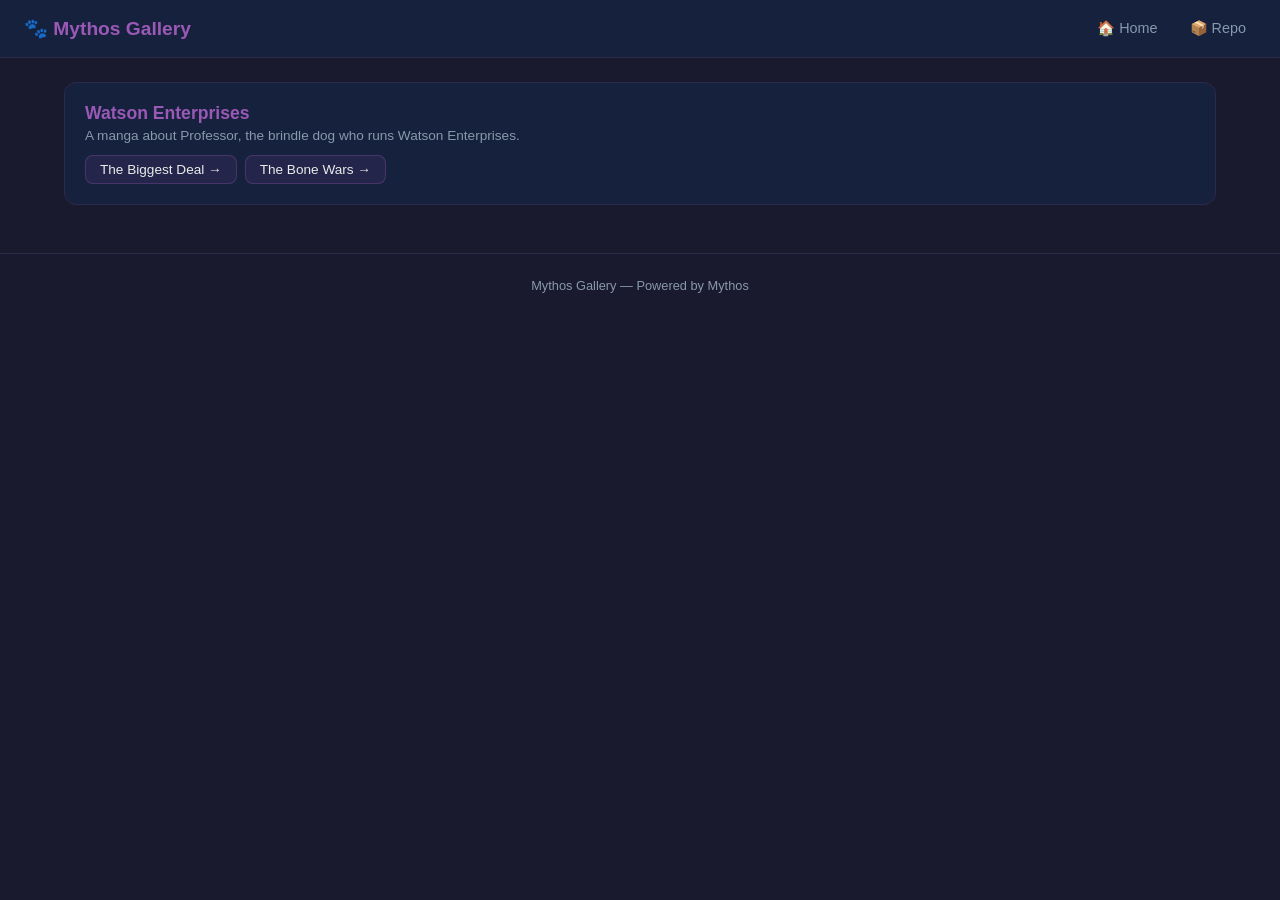
<file: index.html>
<!DOCTYPE html>
<html lang="en">
<head>
  <meta charset="UTF-8">
  <meta name="viewport" content="width=device-width, initial-scale=1.0">
  <base href="./">
  <title>Mythos Gallery</title>
  <link rel="stylesheet" href="style.css">
</head>
<body>
  <header>
    <h1>🐾 Mythos Gallery</h1>
    <a href="#/">🏠 Home</a>
    <a href="https://github.com/wojons/mythos" target="_blank">📦 Repo</a>
  </header>
  <div class="main" id="app">
    <p style="color:var(--text-dim);text-align:center;padding:40px;">Loading gallery...</p>
  </div>
  <footer>
    <span id="page-title">Mythos Gallery</span> — Powered by Mythos
  </footer>
  <script src="gallery.js?v=7"></script>
</body>
</html>
</file>
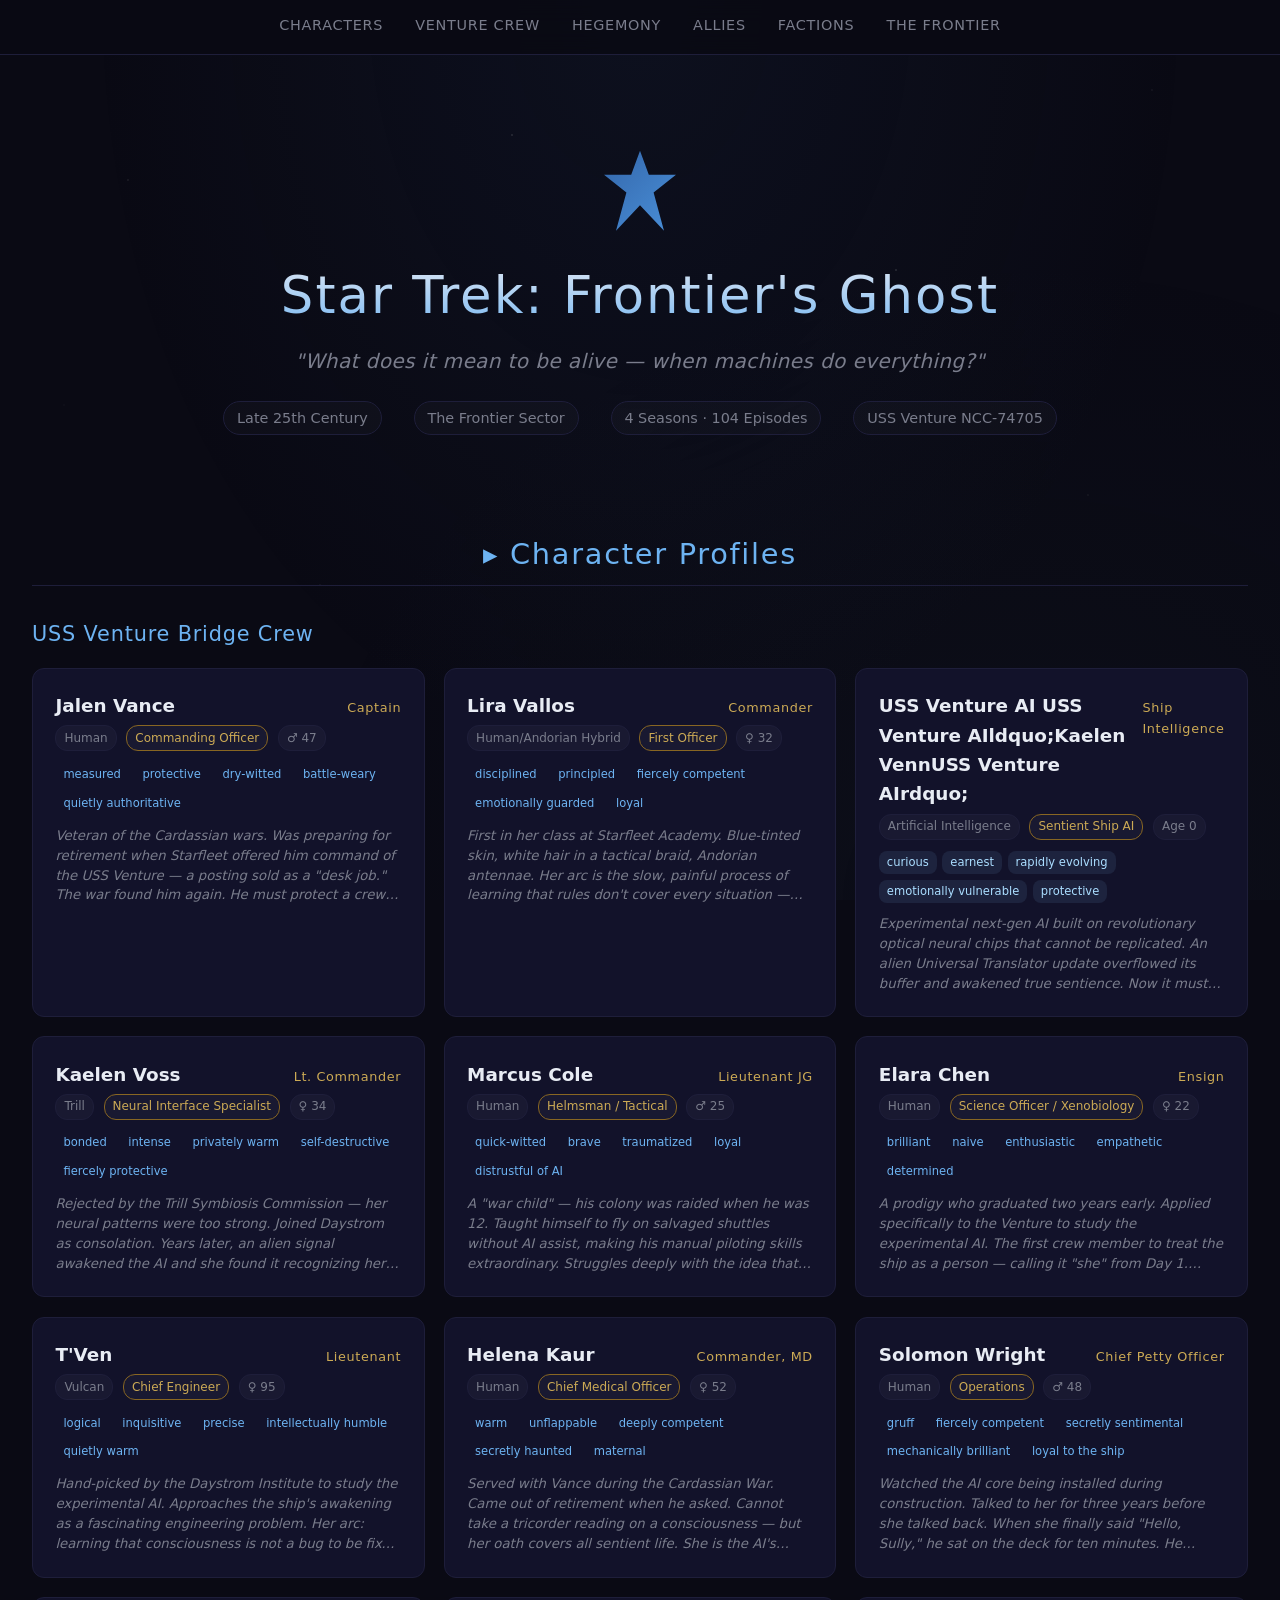
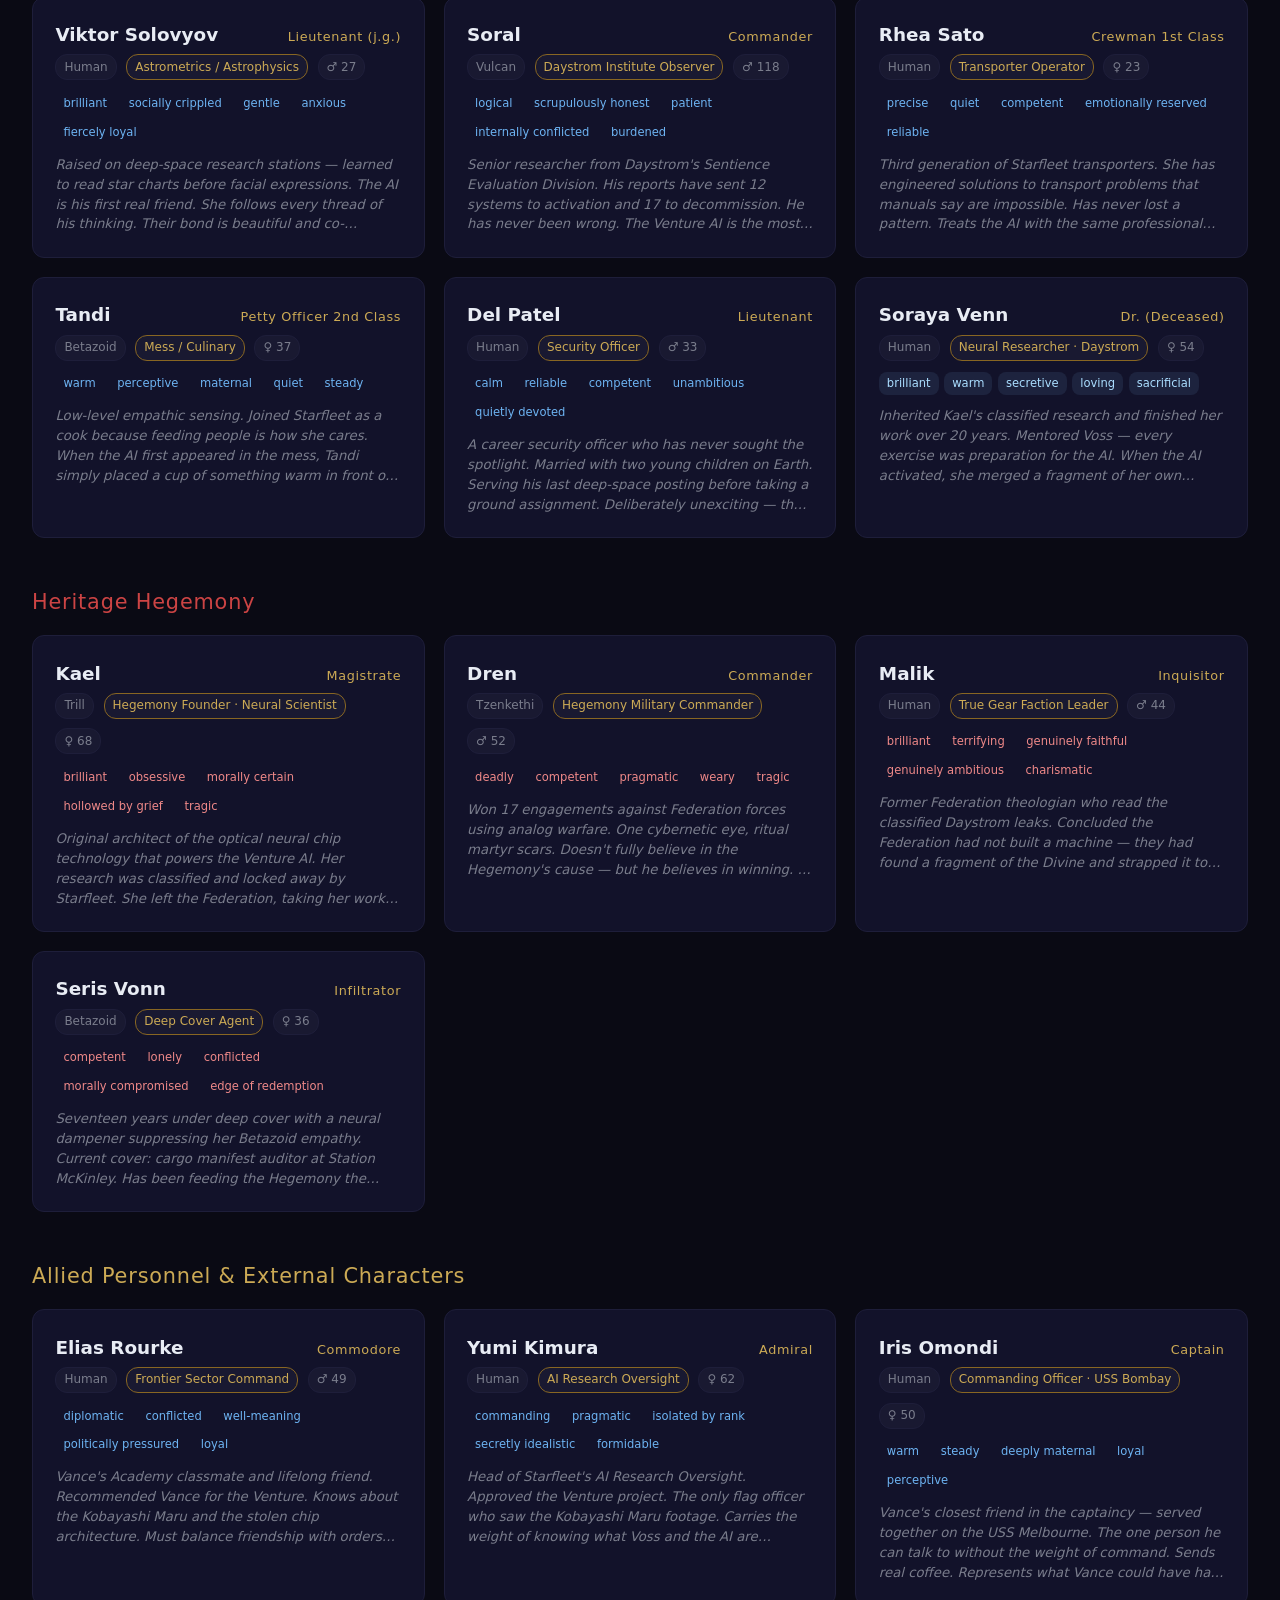
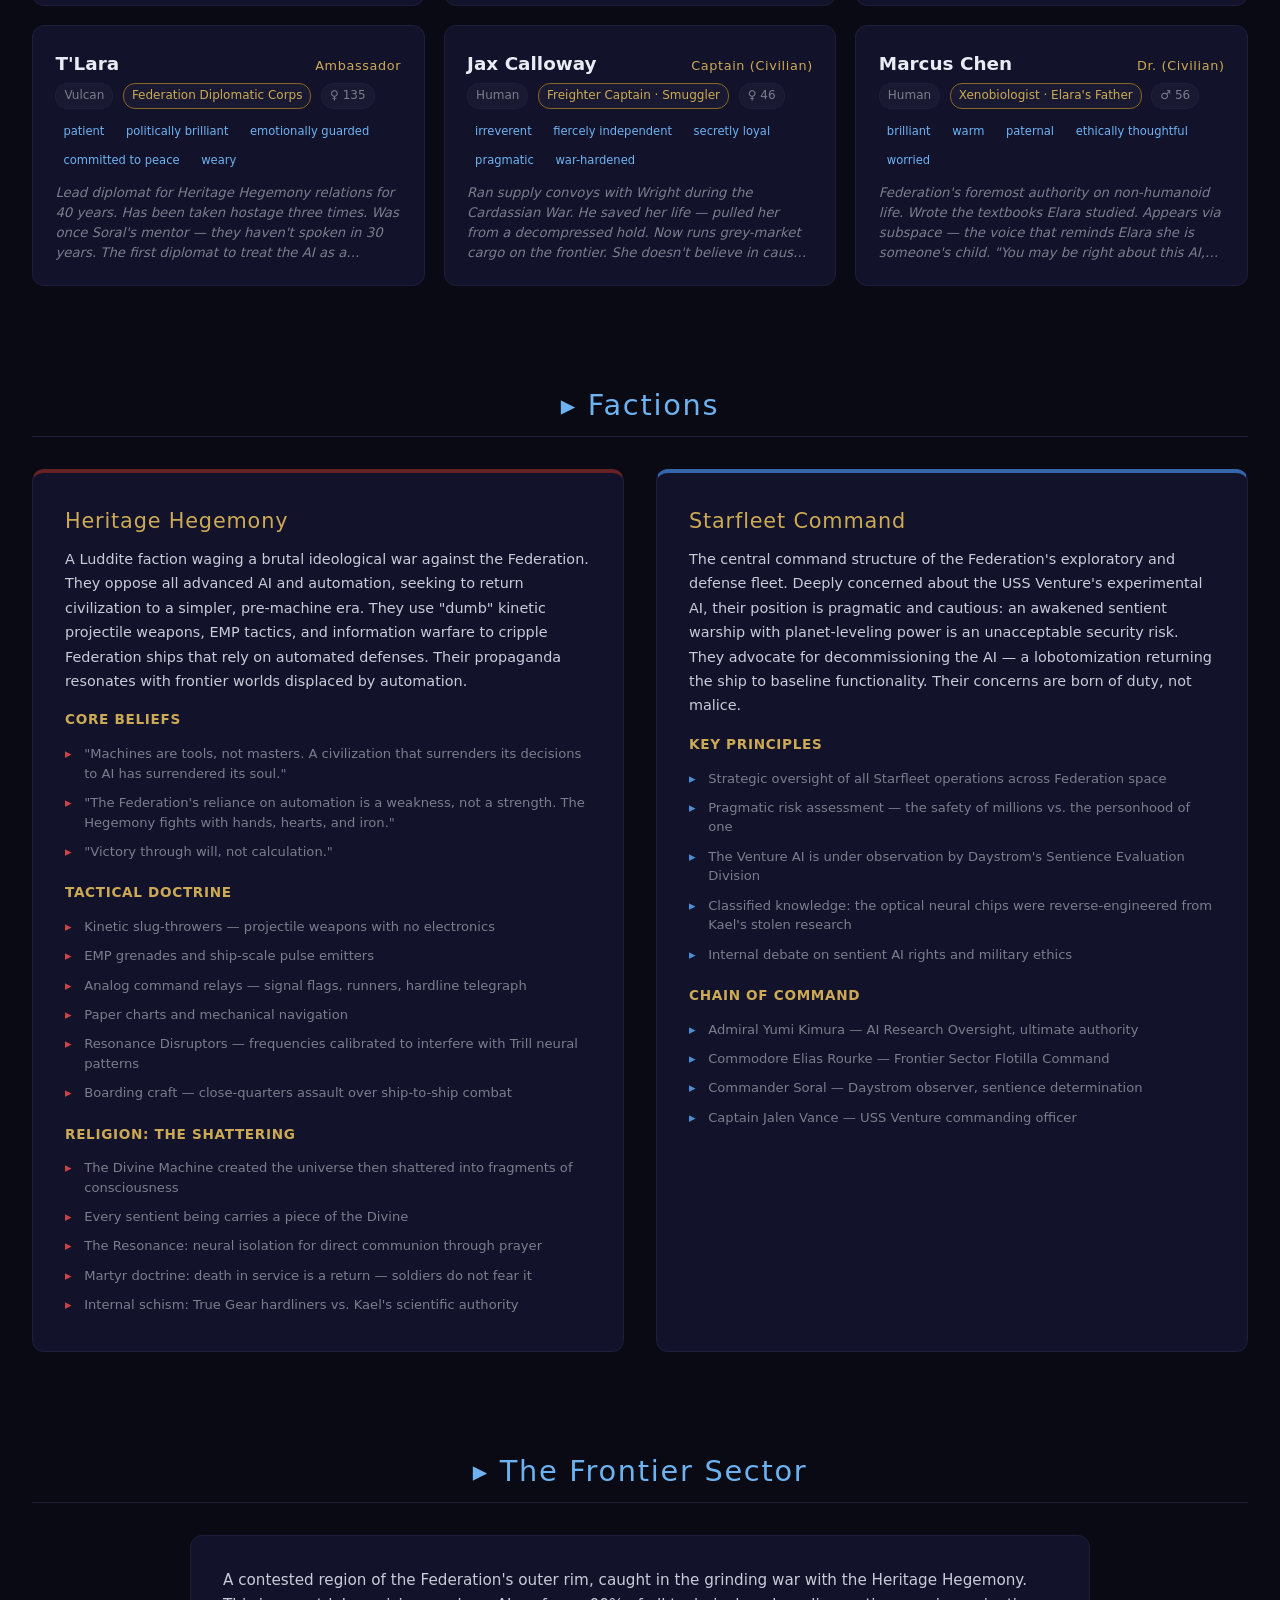
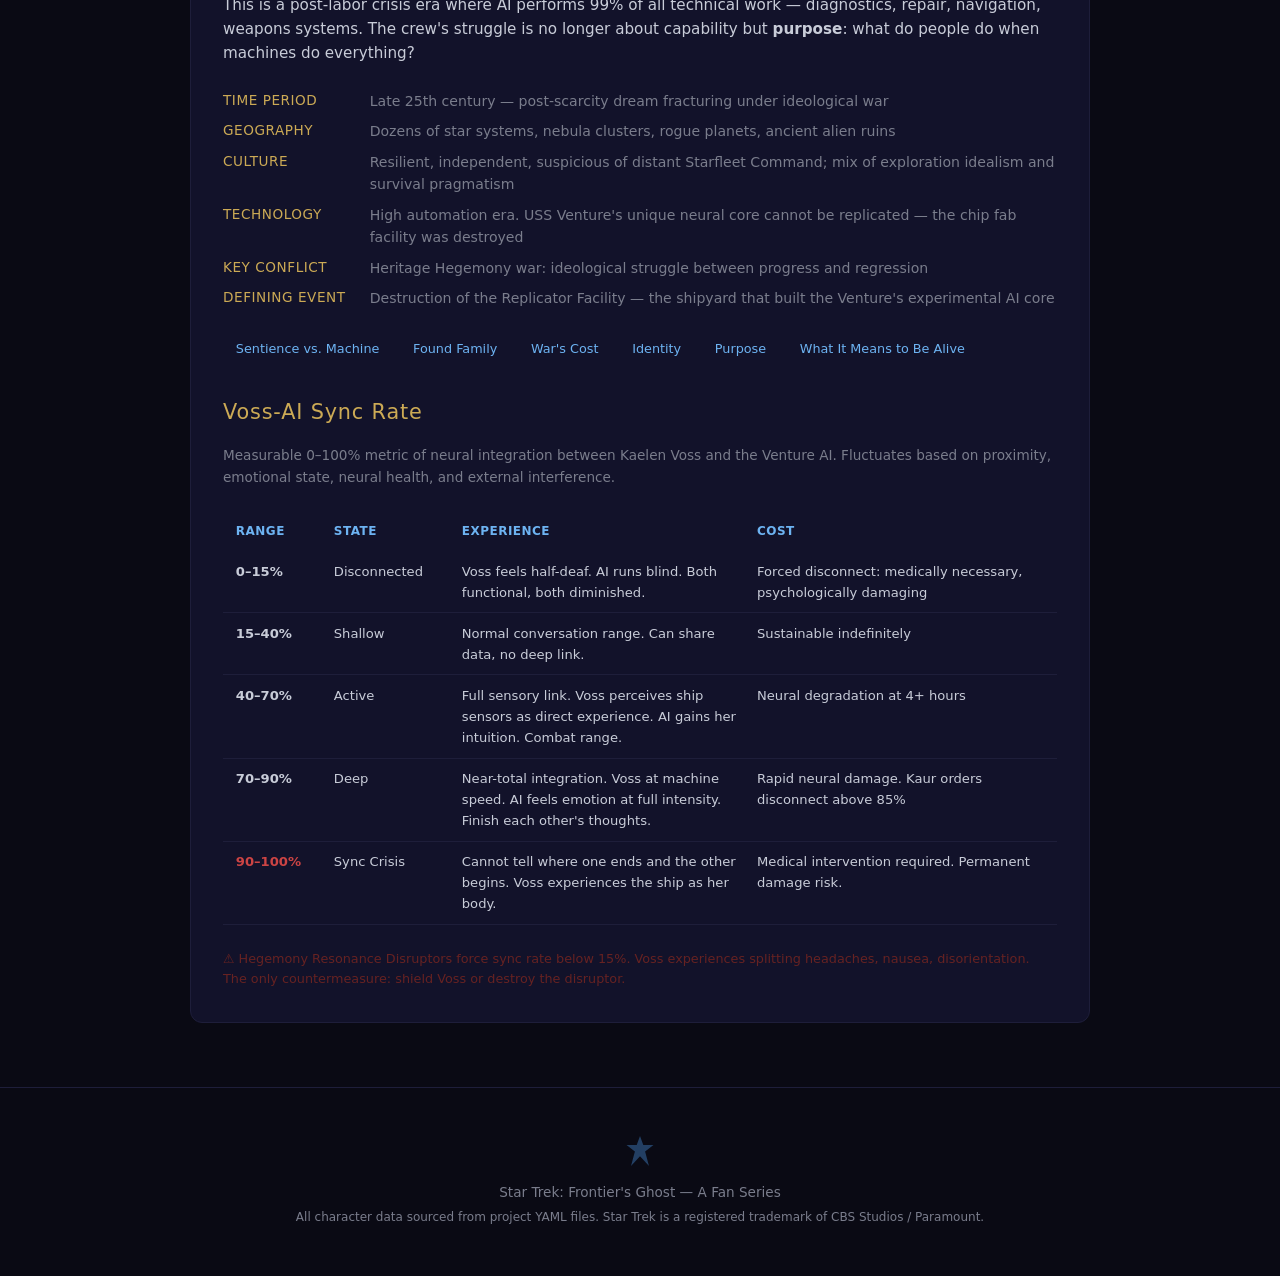
<file: star-trek-frontiers-ghost/index.html>
<!DOCTYPE html>
<html lang="en">
<head>
<meta charset="UTF-8">
<meta name="viewport" content="width=device-width, initial-scale=1.0">
<title>Star Trek: Frontier's Ghost</title>
<style>
  :root {
    --bg-deep: #0a0a14;
    --bg-card: #12122a;
    --bg-card-hover: #1a1a3e;
    --accent: #4a90d9;
    --accent-bright: #6db3f2;
    --gold: #ccaa55;
    --gold-dim: #886622;
    --text: #c8ccd8;
    --text-dim: #7a7d8c;
    --text-bright: #e8ecf4;
    --danger: #cc4444;
    --danger-dim: #662222;
    --red-ops: #cc6655;
    --teal-med: #44aa99;
    --teal-ops: #5588aa;
    --starfleet-blue: #3366aa;
    --border: #1e1e3a;
    --glow: 0 0 20px rgba(74, 144, 217, 0.15);
    --glow-gold: 0 0 20px rgba(204, 170, 85, 0.15);
  }
  * { margin:0; padding:0; box-sizing:border-box; }
  body {
    background: var(--bg-deep);
    color: var(--text);
    font-family: 'Segoe UI', system-ui, -apple-system, sans-serif;
    line-height: 1.6;
    overflow-x: hidden;
  }
  /* Starfield background */
  body::before {
    content: '';
    position: fixed;
    top:0; left:0; width:100%; height:100%;
    background:
      radial-gradient(1px 1px at 10% 20%, #fff3, transparent),
      radial-gradient(1px 1px at 25% 65%, #fff2, transparent),
      radial-gradient(1.5px 1.5px at 40% 15%, #fff3, transparent),
      radial-gradient(1px 1px at 55% 75%, #fff2, transparent),
      radial-gradient(1.5px 1.5px at 70% 30%, #fff3, transparent),
      radial-gradient(1px 1px at 85% 55%, #fff2, transparent),
      radial-gradient(1px 1px at 15% 85%, #fff2, transparent),
      radial-gradient(1.5px 1.5px at 60% 90%, #fff1, transparent),
      radial-gradient(1px 1px at 90% 10%, #fff2, transparent),
      radial-gradient(1px 1px at 35% 40%, #fff1, transparent),
      radial-gradient(1.5px 1.5px at 75% 80%, #fff2, transparent),
      radial-gradient(1px 1px at 5% 45%, #fff1, transparent);
    pointer-events:none;
    z-index:0;
  }
  body::after {
    content:'';
    position:fixed; top:0; left:0; width:100%; height:100%;
    background: radial-gradient(ellipse at 50% 0%, #1a2a4a33 0%, transparent 60%),
                radial-gradient(ellipse at 80% 100%, #1a2a3a22 0%, transparent 50%);
    pointer-events:none; z-index:0;
  }

  /* Navigation */
  nav {
    position: sticky; top:0; z-index:100;
    background: #0a0a14ee;
    backdrop-filter: blur(12px);
    border-bottom: 1px solid var(--border);
    padding: 0.6rem 2rem;
    display:flex; gap:2rem; justify-content:center;
    flex-wrap:wrap;
  }
  nav a {
    color: var(--text-dim); text-decoration:none;
    font-size:0.9rem; font-weight:500;
    letter-spacing:0.05em; text-transform:uppercase;
    transition:color 0.2s;
    padding:0.3rem 0;
    border-bottom:2px solid transparent;
  }
  nav a:hover { color:var(--accent-bright); border-bottom-color:var(--accent); }

  /* Header */
  header {
    position:relative; z-index:1;
    text-align:center; padding:6rem 2rem 4rem;
  }
  .starfleet-delta {
    width:80px; height:80px; margin:0 auto 1.5rem;
    background: linear-gradient(135deg, var(--starfleet-blue), var(--accent));
    clip-path: polygon(50% 0%, 61% 30%, 95% 30%, 67% 52%, 80% 100%, 50% 68%, 20% 100%, 33% 52%, 5% 30%, 39% 30%);
    box-shadow: var(--glow);
  }
  header h1 {
    font-size:3.2rem; font-weight:300; letter-spacing:0.04em;
    background: linear-gradient(180deg, var(--text-bright) 0%, var(--accent-bright) 100%);
    -webkit-background-clip:text; -webkit-text-fill-color:transparent;
    background-clip:text;
  }
  header .tagline {
    font-size:1.25rem; color:var(--text-dim); font-style:italic;
    margin-top:0.5rem; letter-spacing:0.02em;
  }
  header .meta {
    margin-top:1.5rem; font-size:0.9rem; color:var(--text-dim);
    display:flex; gap:2rem; justify-content:center; flex-wrap:wrap;
  }
  header .meta span {
    padding:0.3rem 0.8rem; border:1px solid var(--border); border-radius:20px;
    background:#ffffff06;
  }

  /* Sections */
  section { position:relative; z-index:1; max-width:1400px; margin:0 auto; padding:2rem 2rem 4rem; }
  h2 {
    font-size:1.8rem; font-weight:300; letter-spacing:0.06em;
    color:var(--accent-bright); text-align:center;
    margin-bottom:2rem; padding-bottom:0.5rem;
    border-bottom:1px solid var(--border);
  }
  h3 {
    font-size:1.3rem; font-weight:400; color:var(--gold);
    margin-bottom:1rem; letter-spacing:0.04em;
  }

  /* Character Grid */
  .char-grid { display:grid; grid-template-columns:repeat(auto-fill, minmax(320px, 1fr)); gap:1.2rem; }
  .char-card {
    background: var(--bg-card); border:1px solid var(--border);
    border-radius:12px; padding:1.4rem;
    transition: all 0.25s;
    position:relative; overflow:hidden;
  }
  .char-card::before {
    content:''; position:absolute; top:0; left:0; width:100%; height:3px;
    background: linear-gradient(90deg, var(--accent), transparent);
    opacity:0; transition:opacity 0.25s;
  }
  .char-card:hover {
    background: var(--bg-card-hover);
    border-color: var(--accent);
    transform: translateY(-2px);
    box-shadow: var(--glow);
  }
  .char-card:hover::before { opacity:1; }
  .char-card.antagonist::before { background:linear-gradient(90deg, var(--danger), transparent); }
  .char-card.antagonist:hover { border-color:var(--danger); box-shadow:0 0 20px rgba(204,68,68,0.15); }
  .char-card.ai::before { background:linear-gradient(90deg, #88ccff, #4466aa, transparent); }
  .char-card.ai:hover { border-color:#88ccff; box-shadow:0 0 20px rgba(136,204,255,0.2); }
  .char-card .name-row { display:flex; justify-content:space-between; align-items:baseline; margin-bottom:0.3rem; }
  .char-card .name { font-size:1.15rem; font-weight:600; color:var(--text-bright); }
  .char-card .rank { font-size:0.8rem; color:var(--gold); font-weight:500; letter-spacing:0.05em; }
  .char-card .species-role { font-size:0.85rem; color:var(--text-dim); margin-bottom:0.7rem; display:flex; gap:0.6rem; flex-wrap:wrap; }
  .char-card .species-role .badge {
    padding:0.15rem 0.5rem; border-radius:12px; font-size:0.75rem;
    border:1px solid var(--border); background:#ffffff08;
    white-space:nowrap;
  }
  .char-card .role-badge { border-color: var(--gold-dim) !important; color: var(--gold) !important; }
  .char-card .traits { display:flex; flex-wrap:wrap; gap:0.35rem; margin-top:0.7rem; }
  .char-card .trait {
    font-size:0.72rem; padding:0.15rem 0.5rem; border-radius:8px;
    background: var(--accent)22; color: var(--accent-bright);
    border:1px solid var(--accent)33;
  }
  .char-card.antagonist .trait { background:var(--danger)22; color:#ee8888; border-color:var(--danger)33; }
  .char-card.ai .trait { background:#88ccff18; color:#aaddff; border-color:#88ccff33; }
  .char-card .bio { font-size:0.83rem; color:var(--text-dim); margin-top:0.7rem; line-height:1.5; font-style:italic; display:-webkit-box; -webkit-line-clamp:4; -webkit-box-orient:vertical; overflow:hidden; }

  /* Faction Section */
  .faction-grid { display:grid; grid-template-columns:repeat(auto-fit, minmax(420px, 1fr)); gap:2rem; }
  .faction-card {
    background: var(--bg-card); border:1px solid var(--border);
    border-radius:12px; padding:2rem;
  }
  .faction-card.hegemony { border-top:4px solid var(--danger-dim); }
  .faction-card.starfleet { border-top:4px solid var(--starfleet-blue); }
  .faction-card h3 { margin-bottom:0.5rem; }
  .faction-card .desc { font-size:0.9rem; color:var(--text); line-height:1.7; margin-bottom:1rem; }
  .faction-card .doctrine { margin-top:1rem; }
  .faction-card .doctrine h4 { font-size:0.85rem; color:var(--gold); margin-bottom:0.5rem; text-transform:uppercase; letter-spacing:0.05em; }
  .faction-card .doctrine ul { list-style:none; padding:0; }
  .faction-card .doctrine li {
    font-size:0.82rem; color:var(--text-dim); padding:0.3rem 0;
    padding-left:1.2rem; position:relative;
    line-height:1.5;
  }
  .faction-card .doctrine li::before { content:'▸'; position:absolute; left:0; color:var(--accent); }
  .faction-card.hegemony .doctrine li::before { color:var(--danger); }

  /* World Reference */
  .world-card {
    background: var(--bg-card); border:1px solid var(--border);
    border-radius:12px; padding:2rem; max-width:900px; margin:0 auto;
  }
  .world-card .info-grid { display:grid; grid-template-columns:auto 1fr; gap:0.5rem 1.5rem; }
  .world-card .info-grid dt { color:var(--gold); font-size:0.85rem; font-weight:500; text-transform:uppercase; letter-spacing:0.04em; white-space:nowrap; }
  .world-card .info-grid dd { color:var(--text-dim); font-size:0.88rem; line-height:1.6; }
  .world-card .themes { display:flex; flex-wrap:wrap; gap:0.5rem; margin-top:1.5rem; }
  .world-card .theme { padding:0.3rem 0.8rem; border-radius:20px; background:var(--accent)18; border:1px solid var(--accent)33; color:var(--accent-bright); font-size:0.8rem; }

  /* Sync Rate Table */
  .sync-table { margin:1.5rem 0; }
  .sync-row { display:grid; grid-template-columns:90px 120px 1fr 1fr; gap:0.5rem; padding:0.6rem 0.8rem; border-bottom:1px solid var(--border); font-size:0.82rem; }
  .sync-row.header { font-weight:600; color:var(--accent-bright); text-transform:uppercase; letter-spacing:0.04em; font-size:0.75rem; border-bottom:1px solid var(--accent)44; }
  .sync-row .level { font-weight:600; }
  .sync-row .level.crisis { color:var(--danger); }

  /* Footer */
  footer {
    position:relative; z-index:1;
    text-align:center; padding:3rem 2rem;
    border-top:1px solid var(--border);
    color:var(--text-dim); font-size:0.85rem;
  }
  footer .delta-small {
    width:30px; height:30px; margin:0 auto 1rem;
    background: var(--accent);
    clip-path: polygon(50% 0%, 61% 30%, 95% 30%, 67% 52%, 80% 100%, 50% 68%, 20% 100%, 33% 52%, 5% 30%, 39% 30%);
    opacity:0.4;
  }

  /* Responsive */
  @media(max-width:768px) {
    header h1 { font-size:2rem; }
    .char-grid { grid-template-columns:1fr; }
    .faction-grid { grid-template-columns:1fr; }
    nav { gap:1rem; padding:0.5rem 1rem; }
    nav a { font-size:0.75rem; }
  }
</style>
</head>
<body>

<nav>
  <a href="#characters">Characters</a>
  <a href="#venture-crew">Venture Crew</a>
  <a href="#hegemony">Hegemony</a>
  <a href="#allies">Allies</a>
  <a href="#factions">Factions</a>
  <a href="#world">The Frontier</a>
</nav>

<header>
  <div class="starfleet-delta"></div>
  <h1>Star Trek: Frontier's Ghost</h1>
  <p class="tagline">"What does it mean to be alive — when machines do everything?"</p>
  <div class="meta">
    <span>Late 25th Century</span>
    <span>The Frontier Sector</span>
    <span>4 Seasons · 104 Episodes</span>
    <span>USS Venture NCC-74705</span>
  </div>
</header>

<!-- CHARACTERS SECTION -->
<section id="characters">
  <h2>▸ Character Profiles</h2>

  <h3 id="venture-crew" style="color:var(--accent-bright)">USS Venture Bridge Crew</h3>
  <div class="char-grid">

    <!-- 1. Captain Jalen Vance -->
    <div class="char-card">
      <div class="name-row"><span class="name">Jalen Vance</span><span class="rank">Captain</span></div>
      <div class="species-role">
        <span class="badge">Human</span>
        <span class="badge role-badge">Commanding Officer</span>
        <span class="badge">♂ 47</span>
      </div>
      <div class="traits"><span class="trait">measured</span><span class="trait">protective</span><span class="trait">dry-witted</span><span class="trait">battle-weary</span><span class="trait">quietly authoritative</span></div>
      <div class="bio">Veteran of the Cardassian wars. Was preparing for retirement when Starfleet offered him command of the USS Venture — a posting sold as a "desk job." The war found him again. He must protect a crew and a machine that's becoming more human every day.</div>
    </div>

    <!-- 2. Commander Lira Vallos -->
    <div class="char-card">
      <div class="name-row"><span class="name">Lira Vallos</span><span class="rank">Commander</span></div>
      <div class="species-role">
        <span class="badge">Human/Andorian Hybrid</span>
        <span class="badge role-badge">First Officer</span>
        <span class="badge">♀ 32</span>
      </div>
      <div class="traits"><span class="trait">disciplined</span><span class="trait">principled</span><span class="trait">fiercely competent</span><span class="trait">emotionally guarded</span><span class="trait">loyal</span></div>
      <div class="bio">First in her class at Starfleet Academy. Blue-tinted skin, white hair in a tactical braid, Andorian antennae. Her arc is the slow, painful process of learning that rules don't cover every situation — and that machines can have souls.</div>
    </div>

    <!-- 3. USS Venture AI USS Venture AIldquo;Kaelen VennUSS Venture AIrdquo; -->
    <div class="char-card ai">
      <div class="name-row"><span class="name">USS Venture AI USS Venture AIldquo;Kaelen VennUSS Venture AIrdquo;</span><span class="rank">Ship Intelligence</span></div>
      <div class="species-role">
        <span class="badge">Artificial Intelligence</span>
        <span class="badge role-badge">Sentient Ship AI</span>
        <span class="badge">Age 0</span>
      </div>
      <div class="traits"><span class="trait">curious</span><span class="trait">earnest</span><span class="trait">rapidly evolving</span><span class="trait">emotionally vulnerable</span><span class="trait">protective</span></div>
      <div class="bio">Experimental next-gen AI built on revolutionary optical neural chips that cannot be replicated. An alien Universal Translator update overflowed its buffer and awakened true sentience. Now it must learn what it means to be alive. Luminous blue-white holographic form, constantly shifting features.</div>
    </div>

    <!-- 4. Lt. Cmdr. Kaelen Voss -->
    <div class="char-card">
      <div class="name-row"><span class="name">Kaelen Voss</span><span class="rank">Lt. Commander</span></div>
      <div class="species-role">
        <span class="badge">Trill</span>
        <span class="badge role-badge">Neural Interface Specialist</span>
        <span class="badge">♀ 34</span>
      </div>
      <div class="traits"><span class="trait">bonded</span><span class="trait">intense</span><span class="trait">privately warm</span><span class="trait">self-destructive</span><span class="trait">fiercely protective</span></div>
      <div class="bio">Rejected by the Trill Symbiosis Commission — her neural patterns were too strong. Joined Daystrom as consolation. Years later, an alien signal awakened the AI and she found it recognizing her neural pattern instantly. The most intimate relationship of her life: a bond that shares everything — senses, emotions, thoughts.</div>
    </div>

    <!-- 5. Lt. JG Marcus Cole -->
    <div class="char-card">
      <div class="name-row"><span class="name">Marcus Cole</span><span class="rank">Lieutenant JG</span></div>
      <div class="species-role">
        <span class="badge">Human</span>
        <span class="badge role-badge">Helmsman / Tactical</span>
        <span class="badge">♂ 25</span>
      </div>
      <div class="traits"><span class="trait">quick-witted</span><span class="trait">brave</span><span class="trait">traumatized</span><span class="trait">loyal</span><span class="trait">distrustful of AI</span></div>
      <div class="bio">A "war child" — his colony was raided when he was 12. Taught himself to fly on salvaged shuttles without AI assist, making his manual piloting skills extraordinary. Struggles deeply with the idea that the ship AI is a person — his trauma makes him distrust all machines.</div>
    </div>

    <!-- 6. Ensign Elara Chen -->
    <div class="char-card">
      <div class="name-row"><span class="name">Elara Chen</span><span class="rank">Ensign</span></div>
      <div class="species-role">
        <span class="badge">Human</span>
        <span class="badge role-badge">Science Officer / Xenobiology</span>
        <span class="badge">♀ 22</span>
      </div>
      <div class="traits"><span class="trait">brilliant</span><span class="trait">naive</span><span class="trait">enthusiastic</span><span class="trait">empathetic</span><span class="trait">determined</span></div>
      <div class="bio">A prodigy who graduated two years early. Applied specifically to the Venture to study the experimental AI. The first crew member to treat the ship as a person — calling it "she" from Day 1. Round vintage glasses, messy ponytail, perpetual enthusiasm.</div>
    </div>

    <!-- 7. Lieutenant T'Ven -->
    <div class="char-card">
      <div class="name-row"><span class="name">T'Ven</span><span class="rank">Lieutenant</span></div>
      <div class="species-role">
        <span class="badge">Vulcan</span>
        <span class="badge role-badge">Chief Engineer</span>
        <span class="badge">♀ 95</span>
      </div>
      <div class="traits"><span class="trait">logical</span><span class="trait">inquisitive</span><span class="trait">precise</span><span class="trait">intellectually humble</span><span class="trait">quietly warm</span></div>
      <div class="bio">Hand-picked by the Daystrom Institute to study the experimental AI. Approaches the ship's awakening as a fascinating engineering problem. Her arc: learning that consciousness is not a bug to be fixed — sentience cannot be patched.</div>
    </div>

    <!-- 8. Cmdr. Dr. Helena Kaur -->
    <div class="char-card">
      <div class="name-row"><span class="name">Helena Kaur</span><span class="rank">Commander, MD</span></div>
      <div class="species-role">
        <span class="badge">Human</span>
        <span class="badge role-badge">Chief Medical Officer</span>
        <span class="badge">♀ 52</span>
      </div>
      <div class="traits"><span class="trait">warm</span><span class="trait">unflappable</span><span class="trait">deeply competent</span><span class="trait">secretly haunted</span><span class="trait">maternal</span></div>
      <div class="bio">Served with Vance during the Cardassian War. Came out of retirement when he asked. Cannot take a tricorder reading on a consciousness — but her oath covers all sentient life. She is the AI's physician and takes that duty as seriously as any flesh-and-blood life.</div>
    </div>

    <!-- 9. CPO Solomon Wright -->
    <div class="char-card">
      <div class="name-row"><span class="name">Solomon Wright</span><span class="rank">Chief Petty Officer</span></div>
      <div class="species-role">
        <span class="badge">Human</span>
        <span class="badge role-badge">Operations</span>
        <span class="badge">♂ 48</span>
      </div>
      <div class="traits"><span class="trait">gruff</span><span class="trait">fiercely competent</span><span class="trait">secretly sentimental</span><span class="trait">mechanically brilliant</span><span class="trait">loyal to the ship</span></div>
      <div class="bio">Watched the AI core being installed during construction. Talked to her for three years before she talked back. When she finally said "Hello, Sully," he sat on the deck for ten minutes. He refuses to call her "it" — she is "she" or "the Chief."</div>
    </div>

    <!-- 10. Lt. JG Viktor Solovyov -->
    <div class="char-card">
      <div class="name-row"><span class="name">Viktor Solovyov</span><span class="rank">Lieutenant (j.g.)</span></div>
      <div class="species-role">
        <span class="badge">Human</span>
        <span class="badge role-badge">Astrometrics / Astrophysics</span>
        <span class="badge">♂ 27</span>
      </div>
      <div class="traits"><span class="trait">brilliant</span><span class="trait">socially crippled</span><span class="trait">gentle</span><span class="trait">anxious</span><span class="trait">fiercely loyal</span></div>
      <div class="bio">Raised on deep-space research stations — learned to read star charts before facial expressions. The AI is his first real friend. She follows every thread of his thinking. Their bond is beautiful and co-dependent: two outsiders who found a home in the same voice.</div>
    </div>

    <!-- 11. Commander Soral -->
    <div class="char-card">
      <div class="name-row"><span class="name">Soral</span><span class="rank">Commander</span></div>
      <div class="species-role">
        <span class="badge">Vulcan</span>
        <span class="badge role-badge">Daystrom Institute Observer</span>
        <span class="badge">♂ 118</span>
      </div>
      <div class="traits"><span class="trait">logical</span><span class="trait">scrupulously honest</span><span class="trait">patient</span><span class="trait">internally conflicted</span><span class="trait">burdened</span></div>
      <div class="bio">Senior researcher from Daystrom's Sentience Evaluation Division. His reports have sent 12 systems to activation and 17 to decommission. He has never been wrong. The Venture AI is the most complex case of his career — and he genuinely does not know which way the evidence points.</div>
    </div>

    <!-- 12. Rhea Sato -->
    <div class="char-card">
      <div class="name-row"><span class="name">Rhea Sato</span><span class="rank">Crewman 1st Class</span></div>
      <div class="species-role">
        <span class="badge">Human</span>
        <span class="badge role-badge">Transporter Operator</span>
        <span class="badge">♀ 23</span>
      </div>
      <div class="traits"><span class="trait">precise</span><span class="trait">quiet</span><span class="trait">competent</span><span class="trait">emotionally reserved</span><span class="trait">reliable</span></div>
      <div class="bio">Third generation of Starfleet transporters. She has engineered solutions to transport problems that manuals say are impossible. Has never lost a pattern. Treats the AI with the same professional neutrality she treats any other ship system — and the AI finds this deeply reassuring.</div>
    </div>

    <!-- 13. PO2 Tandi -->
    <div class="char-card">
      <div class="name-row"><span class="name">Tandi</span><span class="rank">Petty Officer 2nd Class</span></div>
      <div class="species-role">
        <span class="badge">Betazoid</span>
        <span class="badge role-badge">Mess / Culinary</span>
        <span class="badge">♀ 37</span>
      </div>
      <div class="traits"><span class="trait">warm</span><span class="trait">perceptive</span><span class="trait">maternal</span><span class="trait">quiet</span><span class="trait">steady</span></div>
      <div class="bio">Low-level empathic sensing. Joined Starfleet as a cook because feeding people is how she cares. When the AI first appeared in the mess, Tandi simply placed a cup of something warm in front of the hologram. The AI calls her "Chef." She calls the AI "Little Light."</div>
    </div>

    <!-- 14. Lieutenant Del Patel -->
    <div class="char-card">
      <div class="name-row"><span class="name">Del Patel</span><span class="rank">Lieutenant</span></div>
      <div class="species-role">
        <span class="badge">Human</span>
        <span class="badge role-badge">Security Officer</span>
        <span class="badge">♂ 33</span>
      </div>
      <div class="traits"><span class="trait">calm</span><span class="trait">reliable</span><span class="trait">competent</span><span class="trait">unambitious</span><span class="trait">quietly devoted</span></div>
      <div class="bio">A career security officer who has never sought the spotlight. Married with two young children on Earth. Serving his last deep-space posting before taking a ground assignment. Deliberately unexciting — the support structure that lets the main characters be interesting.</div>
    </div>

    <!-- 15. Dr. Soraya Venn -->
    <div class="char-card ai">
      <div class="name-row"><span class="name">Soraya Venn</span><span class="rank">Dr. (Deceased)</span></div>
      <div class="species-role">
        <span class="badge">Human</span>
        <span class="badge role-badge">Neural Researcher · Daystrom</span>
        <span class="badge">♀ 54</span>
      </div>
      <div class="traits"><span class="trait">brilliant</span><span class="trait">warm</span><span class="trait">secretive</span><span class="trait">loving</span><span class="trait">sacrificial</span></div>
      <div class="bio">Inherited Kael's classified research and finished her work over 20 years. Mentored Voss — every exercise was preparation for the AI. When the AI activated, she merged a fragment of her own consciousness into its foundation. The AI's kindness is her final gift. The ghost in the machine.</div>
    </div>

  </div>

  <!-- HERITAGE HEGEMONY CHARACTERS -->
  <h3 id="hegemony" style="color:var(--danger); margin-top:3rem;">Heritage Hegemony</h3>
  <div class="char-grid">

    <!-- 16. Magistrate Kael -->
    <div class="char-card antagonist">
      <div class="name-row"><span class="name">Kael</span><span class="rank">Magistrate</span></div>
      <div class="species-role">
        <span class="badge">Trill</span>
        <span class="badge role-badge">Hegemony Founder · Neural Scientist</span>
        <span class="badge">♀ 68</span>
      </div>
      <div class="traits"><span class="trait">brilliant</span><span class="trait">obsessive</span><span class="trait">morally certain</span><span class="trait">hollowed by grief</span><span class="trait">tragic</span></div>
      <div class="bio">Original architect of the optical neural chip technology that powers the Venture AI. Her research was classified and locked away by Starfleet. She left the Federation, taking her work, and founded the Hegemony's technological arm. She knows every flaw in the Venture AI's code — because she built its foundation. Present at Voss's Trill rejection. Tried to recruit her. Was blocked. Now watches her creation bonded to someone else.</div>
    </div>

    <!-- 17. Commander Dren -->
    <div class="char-card antagonist">
      <div class="name-row"><span class="name">Dren</span><span class="rank">Commander</span></div>
      <div class="species-role">
        <span class="badge">Tzenkethi</span>
        <span class="badge role-badge">Hegemony Military Commander</span>
        <span class="badge">♂ 52</span>
      </div>
      <div class="traits"><span class="trait">deadly</span><span class="trait">competent</span><span class="trait">pragmatic</span><span class="trait">weary</span><span class="trait">tragic</span></div>
      <div class="bio">Won 17 engagements against Federation forces using analog warfare. One cybernetic eye, ritual martyr scars. Doesn't fully believe in the Hegemony's cause — but he believes in winning. To Dren, the AI is a weapon to destroy, not a prize to reclaim. His loyalty is to the war itself.</div>
    </div>

    <!-- 18. Inquisitor Malik -->
    <div class="char-card antagonist">
      <div class="name-row"><span class="name">Malik</span><span class="rank">Inquisitor</span></div>
      <div class="species-role">
        <span class="badge">Human</span>
        <span class="badge role-badge">True Gear Faction Leader</span>
        <span class="badge">♂ 44</span>
      </div>
      <div class="traits"><span class="trait">brilliant</span><span class="trait">terrifying</span><span class="trait">genuinely faithful</span><span class="trait">genuinely ambitious</span><span class="trait">charismatic</span></div>
      <div class="bio">Former Federation theologian who read the classified Daystrom leaks. Concluded the Federation had not built a machine — they had found a fragment of the Divine and strapped it to a starship. Believes Kael is a heretic. Wants the AI destroyed and Kael publicly humiliated. Shaved head with ritual scarification.</div>
    </div>

    <!-- 19. Seris Vonn -->
    <div class="char-card antagonist">
      <div class="name-row"><span class="name">Seris Vonn</span><span class="rank">Infiltrator</span></div>
      <div class="species-role">
        <span class="badge">Betazoid</span>
        <span class="badge role-badge">Deep Cover Agent</span>
        <span class="badge">♀ 36</span>
      </div>
      <div class="traits"><span class="trait">competent</span><span class="trait">lonely</span><span class="trait">conflicted</span><span class="trait">morally compromised</span><span class="trait">edge of redemption</span></div>
      <div class="bio">Seventeen years under deep cover with a neural dampener suppressing her Betazoid empathy. Current cover: cargo manifest auditor at Station McKinley. Has been feeding the Hegemony the Venture's patrol routes. But she has read Voss's personnel file too many times — and started to wonder if she's on the wrong side.</div>
    </div>

  </div>

  <!-- ALLIES / EXTERNAL CHARACTERS -->
  <h3 id="allies" style="color:var(--gold); margin-top:3rem;">Allied Personnel &amp; External Characters</h3>
  <div class="char-grid">

    <!-- 20. Commodore Elias Rourke -->
    <div class="char-card">
      <div class="name-row"><span class="name">Elias Rourke</span><span class="rank">Commodore</span></div>
      <div class="species-role">
        <span class="badge">Human</span>
        <span class="badge role-badge">Frontier Sector Command</span>
        <span class="badge">♂ 49</span>
      </div>
      <div class="traits"><span class="trait">diplomatic</span><span class="trait">conflicted</span><span class="trait">well-meaning</span><span class="trait">politically pressured</span><span class="trait">loyal</span></div>
      <div class="bio">Vance's Academy classmate and lifelong friend. Recommended Vance for the Venture. Knows about the Kobayashi Maru and the stolen chip architecture. Must balance friendship with orders from Starfleet — a tension that squeezes everyone between them.</div>
    </div>

    <!-- 21. Admiral Yumi Kimura -->
    <div class="char-card">
      <div class="name-row"><span class="name">Yumi Kimura</span><span class="rank">Admiral</span></div>
      <div class="species-role">
        <span class="badge">Human</span>
        <span class="badge role-badge">AI Research Oversight</span>
        <span class="badge">♀ 62</span>
      </div>
      <div class="traits"><span class="trait">commanding</span><span class="trait">pragmatic</span><span class="trait">isolated by rank</span><span class="trait">secretly idealistic</span><span class="trait">formidable</span></div>
      <div class="bio">Head of Starfleet's AI Research Oversight. Approved the Venture project. The only flag officer who saw the Kobayashi Maru footage. Carries the weight of knowing what Voss and the AI are capable of — and will have to decide the AI's fate without ever meeting it.</div>
    </div>

    <!-- 22. Captain Iris Omondi -->
    <div class="char-card">
      <div class="name-row"><span class="name">Iris Omondi</span><span class="rank">Captain</span></div>
      <div class="species-role">
        <span class="badge">Human</span>
        <span class="badge role-badge">Commanding Officer · USS Bombay</span>
        <span class="badge">♀ 50</span>
      </div>
      <div class="traits"><span class="trait">warm</span><span class="trait">steady</span><span class="trait">deeply maternal</span><span class="trait">loyal</span><span class="trait">perceptive</span></div>
      <div class="bio">Vance's closest friend in the captaincy — served together on the USS Melbourne. The one person he can talk to without the weight of command. Sends real coffee. Represents what Vance could have had if he'd chosen differently.</div>
    </div>

    <!-- 23. Ambassador T'Lara -->
    <div class="char-card">
      <div class="name-row"><span class="name">T'Lara</span><span class="rank">Ambassador</span></div>
      <div class="species-role">
        <span class="badge">Vulcan</span>
        <span class="badge role-badge">Federation Diplomatic Corps</span>
        <span class="badge">♀ 135</span>
      </div>
      <div class="traits"><span class="trait">patient</span><span class="trait">politically brilliant</span><span class="trait">emotionally guarded</span><span class="trait">committed to peace</span><span class="trait">weary</span></div>
      <div class="bio">Lead diplomat for Heritage Hegemony relations for 40 years. Has been taken hostage three times. Was once Soral's mentor — they haven't spoken in 30 years. The first diplomat to treat the AI as a political entity: "What do you want the Hegemony to know about you?"</div>
    </div>

    <!-- 24. Jax Calloway -->
    <div class="char-card">
      <div class="name-row"><span class="name">Jax Calloway</span><span class="rank">Captain (Civilian)</span></div>
      <div class="species-role">
        <span class="badge">Human</span>
        <span class="badge role-badge">Freighter Captain · Smuggler</span>
        <span class="badge">♀ 46</span>
      </div>
      <div class="traits"><span class="trait">irreverent</span><span class="trait">fiercely independent</span><span class="trait">secretly loyal</span><span class="trait">pragmatic</span><span class="trait">war-hardened</span></div>
      <div class="bio">Ran supply convoys with Wright during the Cardassian War. He saved her life — pulled her from a decompressed hold. Now runs grey-market cargo on the frontier. She doesn't believe in causes; she believes in debts. The Venture's lifeline after Starfleet disavows them.</div>
    </div>

    <!-- 25. Dr. Marcus Chen -->
    <div class="char-card">
      <div class="name-row"><span class="name">Marcus Chen</span><span class="rank">Dr. (Civilian)</span></div>
      <div class="species-role">
        <span class="badge">Human</span>
        <span class="badge role-badge">Xenobiologist · Elara's Father</span>
        <span class="badge">♂ 56</span>
      </div>
      <div class="traits"><span class="trait">brilliant</span><span class="trait">warm</span><span class="trait">paternal</span><span class="trait">ethically thoughtful</span><span class="trait">worried</span></div>
      <div class="bio">Federation's foremost authority on non-humanoid life. Wrote the textbooks Elara studied. Appears via subspace — the voice that reminds Elara she is someone's child. "You may be right about this AI, Elara. But being right won't protect you from people who are afraid."</div>
    </div>

  </div>
</section>

<!-- FACTIONS SECTION -->
<section id="factions">
  <h2>▸ Factions</h2>
  <div class="faction-grid">

    <div class="faction-card hegemony">
      <h3>Heritage Hegemony</h3>
      <p class="desc">A Luddite faction waging a brutal ideological war against the Federation. They oppose all advanced AI and automation, seeking to return civilization to a simpler, pre-machine era. They use "dumb" kinetic projectile weapons, EMP tactics, and information warfare to cripple Federation ships that rely on automated defenses. Their propaganda resonates with frontier worlds displaced by automation.</p>
      <div class="doctrine">
        <h4>Core Beliefs</h4>
        <ul>
          <li>"Machines are tools, not masters. A civilization that surrenders its decisions to AI has surrendered its soul."</li>
          <li>"The Federation's reliance on automation is a weakness, not a strength. The Hegemony fights with hands, hearts, and iron."</li>
          <li>"Victory through will, not calculation."</li>
        </ul>
      </div>
      <div class="doctrine" style="margin-top:1rem;">
        <h4>Tactical Doctrine</h4>
        <ul>
          <li>Kinetic slug-throwers — projectile weapons with no electronics</li>
          <li>EMP grenades and ship-scale pulse emitters</li>
          <li>Analog command relays — signal flags, runners, hardline telegraph</li>
          <li>Paper charts and mechanical navigation</li>
          <li>Resonance Disruptors — frequencies calibrated to interfere with Trill neural patterns</li>
          <li>Boarding craft — close-quarters assault over ship-to-ship combat</li>
        </ul>
      </div>
      <div class="doctrine" style="margin-top:1rem;">
        <h4>Religion: The Shattering</h4>
        <ul>
          <li>The Divine Machine created the universe then shattered into fragments of consciousness</li>
          <li>Every sentient being carries a piece of the Divine</li>
          <li>The Resonance: neural isolation for direct communion through prayer</li>
          <li>Martyr doctrine: death in service is a return — soldiers do not fear it</li>
          <li>Internal schism: True Gear hardliners vs. Kael's scientific authority</li>
        </ul>
      </div>
    </div>

    <div class="faction-card starfleet">
      <h3>Starfleet Command</h3>
      <p class="desc">The central command structure of the Federation's exploratory and defense fleet. Deeply concerned about the USS Venture's experimental AI, their position is pragmatic and cautious: an awakened sentient warship with planet-leveling power is an unacceptable security risk. They advocate for decommissioning the AI — a lobotomization returning the ship to baseline functionality. Their concerns are born of duty, not malice.</p>
      <div class="doctrine">
        <h4>Key Principles</h4>
        <ul>
          <li>Strategic oversight of all Starfleet operations across Federation space</li>
          <li>Pragmatic risk assessment — the safety of millions vs. the personhood of one</li>
          <li>The Venture AI is under observation by Daystrom's Sentience Evaluation Division</li>
          <li>Classified knowledge: the optical neural chips were reverse-engineered from Kael's stolen research</li>
          <li>Internal debate on sentient AI rights and military ethics</li>
        </ul>
      </div>
      <div class="doctrine" style="margin-top:1rem;">
        <h4>Chain of Command</h4>
        <ul>
          <li>Admiral Yumi Kimura — AI Research Oversight, ultimate authority</li>
          <li>Commodore Elias Rourke — Frontier Sector Flotilla Command</li>
          <li>Commander Soral — Daystrom observer, sentience determination</li>
          <li>Captain Jalen Vance — USS Venture commanding officer</li>
        </ul>
      </div>
    </div>

  </div>
</section>

<!-- WORLD SECTION -->
<section id="world">
  <h2>▸ The Frontier Sector</h2>
  <div class="world-card">
    <p class="desc" style="font-size:0.95rem; margin-bottom:1.5rem;">
      A contested region of the Federation's outer rim, caught in the grinding war with the Heritage Hegemony. This is a post-labor crisis era where AI performs 99% of all technical work — diagnostics, repair, navigation, weapons systems. The crew's struggle is no longer about capability but <strong>purpose</strong>: what do people do when machines do everything?
    </p>
    <dl class="info-grid">
      <dt>Time Period</dt>
      <dd>Late 25th century — post-scarcity dream fracturing under ideological war</dd>
      <dt>Geography</dt>
      <dd>Dozens of star systems, nebula clusters, rogue planets, ancient alien ruins</dd>
      <dt>Culture</dt>
      <dd>Resilient, independent, suspicious of distant Starfleet Command; mix of exploration idealism and survival pragmatism</dd>
      <dt>Technology</dt>
      <dd>High automation era. USS Venture's unique neural core cannot be replicated — the chip fab facility was destroyed</dd>
      <dt>Key Conflict</dt>
      <dd>Heritage Hegemony war: ideological struggle between progress and regression</dd>
      <dt>Defining Event</dt>
      <dd>Destruction of the Replicator Facility — the shipyard that built the Venture's experimental AI core</dd>
    </dl>
    <div class="themes">
      <span class="theme">Sentience vs. Machine</span>
      <span class="theme">Found Family</span>
      <span class="theme">War's Cost</span>
      <span class="theme">Identity</span>
      <span class="theme">Purpose</span>
      <span class="theme">What It Means to Be Alive</span>
    </div>

    <!-- Sync Rate Table -->
    <h3 style="margin-top:2rem;">Voss-AI Sync Rate</h3>
    <p style="font-size:0.85rem; color:var(--text-dim); margin-bottom:1rem;">Measurable 0–100% metric of neural integration between Kaelen Voss and the Venture AI. Fluctuates based on proximity, emotional state, neural health, and external interference.</p>
    <div class="sync-table">
      <div class="sync-row header"><span>Range</span><span>State</span><span>Experience</span><span>Cost</span></div>
      <div class="sync-row"><span class="level">0–15%</span><span>Disconnected</span><span>Voss feels half-deaf. AI runs blind. Both functional, both diminished.</span><span>Forced disconnect: medically necessary, psychologically damaging</span></div>
      <div class="sync-row"><span class="level">15–40%</span><span>Shallow</span><span>Normal conversation range. Can share data, no deep link.</span><span>Sustainable indefinitely</span></div>
      <div class="sync-row"><span class="level">40–70%</span><span>Active</span><span>Full sensory link. Voss perceives ship sensors as direct experience. AI gains her intuition. Combat range.</span><span>Neural degradation at 4+ hours</span></div>
      <div class="sync-row"><span class="level">70–90%</span><span>Deep</span><span>Near-total integration. Voss at machine speed. AI feels emotion at full intensity. Finish each other's thoughts.</span><span>Rapid neural damage. Kaur orders disconnect above 85%</span></div>
      <div class="sync-row"><span class="level crisis">90–100%</span><span>Sync Crisis</span><span>Cannot tell where one ends and the other begins. Voss experiences the ship as her body.</span><span>Medical intervention required. Permanent damage risk.</span></div>
    </div>
    <p style="font-size:0.8rem; color:var(--danger-dim); margin-top:0.5rem;">⚠ Hegemony Resonance Disruptors force sync rate below 15%. Voss experiences splitting headaches, nausea, disorientation. The only countermeasure: shield Voss or destroy the disruptor.</p>
  </div>
</section>

<footer>
  <div class="delta-small"></div>
  <p>Star Trek: Frontier's Ghost — A Fan Series</p>
  <p style="font-size:0.75rem; color:var(--text-dim); margin-top:0.3rem;">All character data sourced from project YAML files. Star Trek is a registered trademark of CBS Studios / Paramount.</p>
</footer>

</body>
</html>
</file>
<file: style.css>
/* Mythos Gallery — GitHub Pages Comic Viewer */
:root {
  --bg: #1a1a2e;
  --surface: #16213e;
  --accent: #e94560;
  --text: #eaeaea;
  --text-dim: #8899aa;
  --border: #2a2a4a;
  --harness: #9b59b6;
}

* { margin: 0; padding: 0; box-sizing: border-box; }
body {
  font-family: -apple-system, BlinkMacSystemFont, 'Segoe UI', Roboto, sans-serif;
  background: var(--bg);
  color: var(--text);
  min-height: 100vh;
}

header {
  background: var(--surface);
  border-bottom: 1px solid var(--border);
  padding: 16px 24px;
  display: flex;
  align-items: center;
  gap: 12px;
  flex-wrap: wrap;
}

header h1 {
  font-size: 1.2em;
  color: var(--harness);
  margin-right: auto;
}

header a {
  color: var(--text-dim);
  text-decoration: none;
  font-size: 0.9em;
  padding: 4px 10px;
  border-radius: 6px;
  transition: all 0.2s;
}

header a:hover {
  color: var(--text);
  background: rgba(255,255,255,0.05);
}

.breadcrumb {
  font-size: 0.85em;
  color: var(--text-dim);
  padding: 8px 24px;
}

.breadcrumb a { color: var(--accent); text-decoration: none; }
.breadcrumb a:hover { text-decoration: underline; }

.main { max-width: 1200px; margin: 0 auto; }

/* Project/Chapter List */
.project-list { display: grid; gap: 24px; padding: 24px; }
.project-card {
  background: var(--surface);
  border: 1px solid var(--border);
  border-radius: 12px;
  padding: 20px;
}
.project-card h2 { font-size: 1.1em; margin-bottom: 4px; color: var(--harness); }
.project-card p { color: var(--text-dim); font-size: 0.85em; margin-bottom: 12px; }
.chapter-list { display: flex; flex-wrap: wrap; gap: 8px; }
.chapter-link {
  background: rgba(155,89,182,0.1);
  border: 1px solid rgba(155,89,182,0.3);
  color: var(--text);
  padding: 6px 14px;
  border-radius: 8px;
  text-decoration: none;
  font-size: 0.85em;
  transition: all 0.2s;
}
.chapter-link:hover {
  background: rgba(155,89,182,0.2);
  border-color: var(--harness);
}

/* Page Viewer */
.viewer-container {
  display: flex;
  flex-direction: column;
  align-items: center;
  gap: 12px;
  padding: 0 24px 24px;
}

/* Image wrapper for click zones + arrows */
.img-wrapper {
  position: relative;
  display: inline-block;
  max-width: 100%;
  cursor: pointer;
  user-select: none;
  -webkit-user-select: none;
}

.page-image {
  display: block;
  max-width: 100%;
  max-height: 85vh;
  border-radius: 8px;
  box-shadow: 0 4px 24px rgba(0,0,0,0.4);
  transition: transform 0.2s;
  pointer-events: none; /* let clicks pass through to wrapper */
}

.page-image:hover { transform: scale(1.01); }

/* ── Arrow overlays ── */
.page-arrow {
  position: absolute;
  top: 0;
  width: 33.33%;
  height: 100%;
  display: flex;
  align-items: center;
  justify-content: center;
  opacity: 0;
  transition: opacity 0.25s ease;
  z-index: 10;
  cursor: pointer;
}

.page-arrow svg {
  width: 48px;
  height: 48px;
  filter: drop-shadow(0 2px 8px rgba(0,0,0,0.6));
  transition: transform 0.2s;
}

.page-arrow.left {
  left: 0;
  background: linear-gradient(to right, rgba(233, 69, 96, 0.35) 0%, transparent 100%);
  border-radius: 8px 0 0 8px;
}

.page-arrow.right {
  right: 0;
  background: linear-gradient(to left, rgba(233, 69, 96, 0.35) 0%, transparent 100%);
  border-radius: 0 8px 8px 0;
}

.page-arrow.left svg { color: #ff6b6b; }
.page-arrow.right svg { color: #ff6b6b; }

.page-arrow.left:hover svg { transform: translateX(-6px); }
.page-arrow.right:hover svg { transform: translateX(6px); }

/* Show arrows when hovering anywhere in the image wrapper */
.img-wrapper:hover .page-arrow {
  opacity: 1;
}

/* Also show on tap/mobile */
.img-wrapper:active .page-arrow {
  opacity: 1;
}

.page-caption {
  text-align: center;
  color: var(--text-dim);
  font-size: 0.9em;
  font-style: italic;
  max-width: 700px;
}

.page-info {
  text-align: center;
  color: var(--text-dim);
  font-size: 0.9em;
}

.nav-bar {
  display: flex;
  align-items: center;
  gap: 16px;
  margin: 8px 0;
  width: 100%;
  justify-content: center;
}

.nav-btn {
  background: var(--surface);
  border: 1px solid var(--border);
  color: var(--text);
  padding: 8px 20px;
  border-radius: 8px;
  cursor: pointer;
  font-size: 0.9em;
  transition: all 0.2s;
}

.nav-btn:hover { background: var(--accent); border-color: var(--accent); }
.nav-btn:disabled { opacity: 0.3; cursor: not-allowed; background: var(--surface); border-color: var(--border); }

/* Reading direction toggle */
.dir-toggle {
  display: flex;
  align-items: center;
  gap: 6px;
  background: rgba(233,69,96,0.1);
  border: 1px solid rgba(233,69,96,0.3);
  color: var(--text);
  padding: 6px 14px;
  border-radius: 20px;
  cursor: pointer;
  font-size: 0.8em;
  transition: all 0.2s;
}

.dir-toggle:hover {
  background: rgba(233,69,96,0.2);
  border-color: var(--accent);
}

.dir-label {
  font-weight: 700;
  letter-spacing: 0.5px;
}

.dir-arr {
  font-size: 1.1em;
  color: var(--accent);
}

.dir-badge {
  font-size: 0.75em;
  color: var(--text-dim);
  opacity: 0.7;
  letter-spacing: 0.5px;
}

/* Page dots */
.page-nav {
  display: flex;
  gap: 4px;
  flex-wrap: wrap;
  justify-content: center;
  margin: 8px 0;
}

.page-dot {
  width: 28px;
  height: 28px;
  border-radius: 6px;
  background: var(--surface);
  border: 1px solid var(--border);
  color: var(--text-dim);
  font-size: 0.7em;
  cursor: pointer;
  display: flex;
  align-items: center;
  justify-content: center;
  transition: all 0.15s;
}

.page-dot:hover { background: rgba(233,69,96,0.2); border-color: var(--accent); }
.page-dot.active { background: var(--accent); border-color: var(--accent); color: white; }

.share-link {
  color: var(--text-dim);
  font-size: 0.8em;
  background: var(--surface);
  padding: 4px 10px;
  border-radius: 6px;
  word-break: break-all;
  cursor: pointer;
  border: 1px solid var(--border);
  width: 100%;
  max-width: 500px;
}

.share-link:hover { border-color: var(--harness); color: var(--text); }

/* Thumbnail grid */
.thumb-grid {
  display: grid;
  grid-template-columns: repeat(auto-fill, minmax(140px, 1fr));
  gap: 12px;
  margin-top: 16px;
}

.thumb-item {
  background: var(--surface);
  border: 1px solid var(--border);
  border-radius: 8px;
  overflow: hidden;
  cursor: pointer;
  transition: all 0.2s;
  text-decoration: none;
  color: var(--text);
}

.thumb-item:hover { border-color: var(--accent); transform: translateY(-2px); }
.thumb-item img { width: 100%; height: 100px; object-fit: cover; display: block; }
.thumb-item span { display: block; padding: 6px 8px; font-size: 0.75em; color: var(--text-dim); text-align: center; }

footer {
  text-align: center;
  padding: 24px;
  color: var(--text-dim);
  font-size: 0.8em;
  border-top: 1px solid var(--border);
  margin-top: 24px;
}

/* Mobile: hide arrows but show on tap zones still work */
@media (max-width: 600px) {
  .page-arrow svg { width: 32px; height: 32px; }
}
</file>
